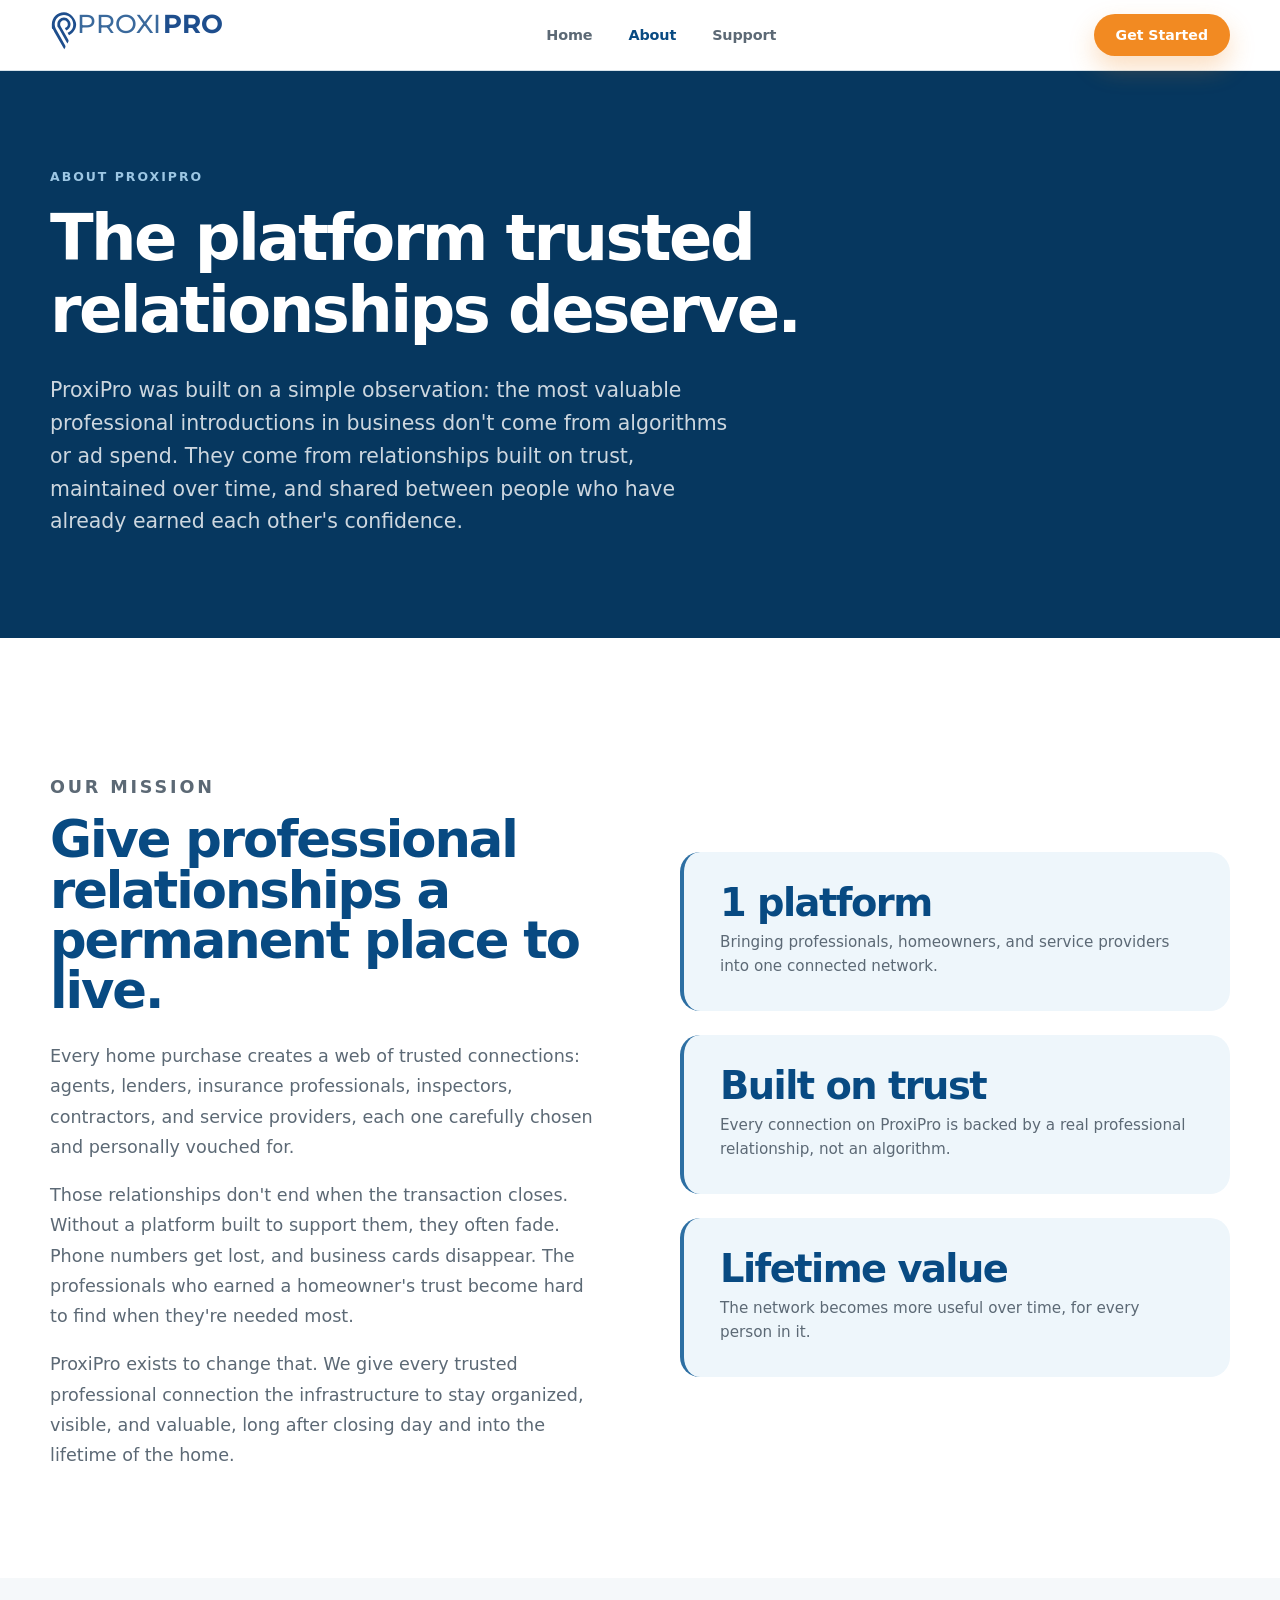
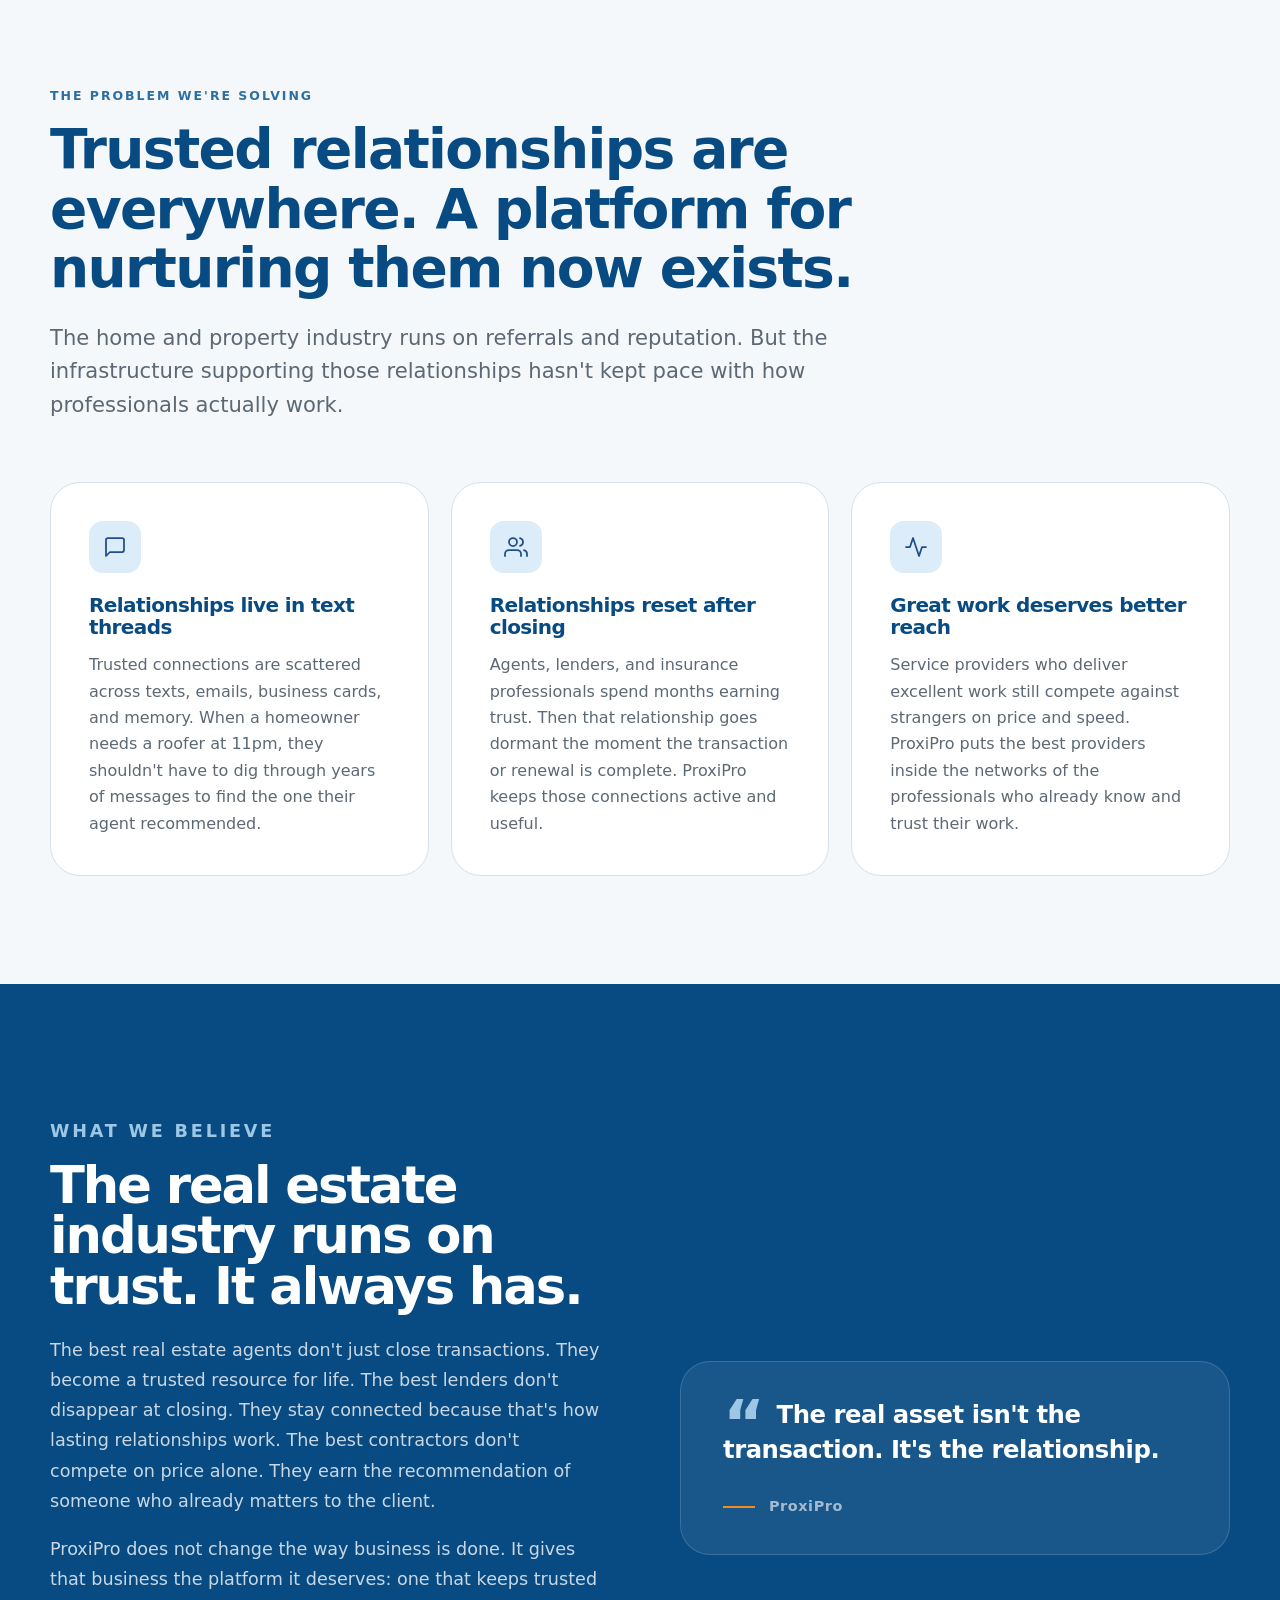
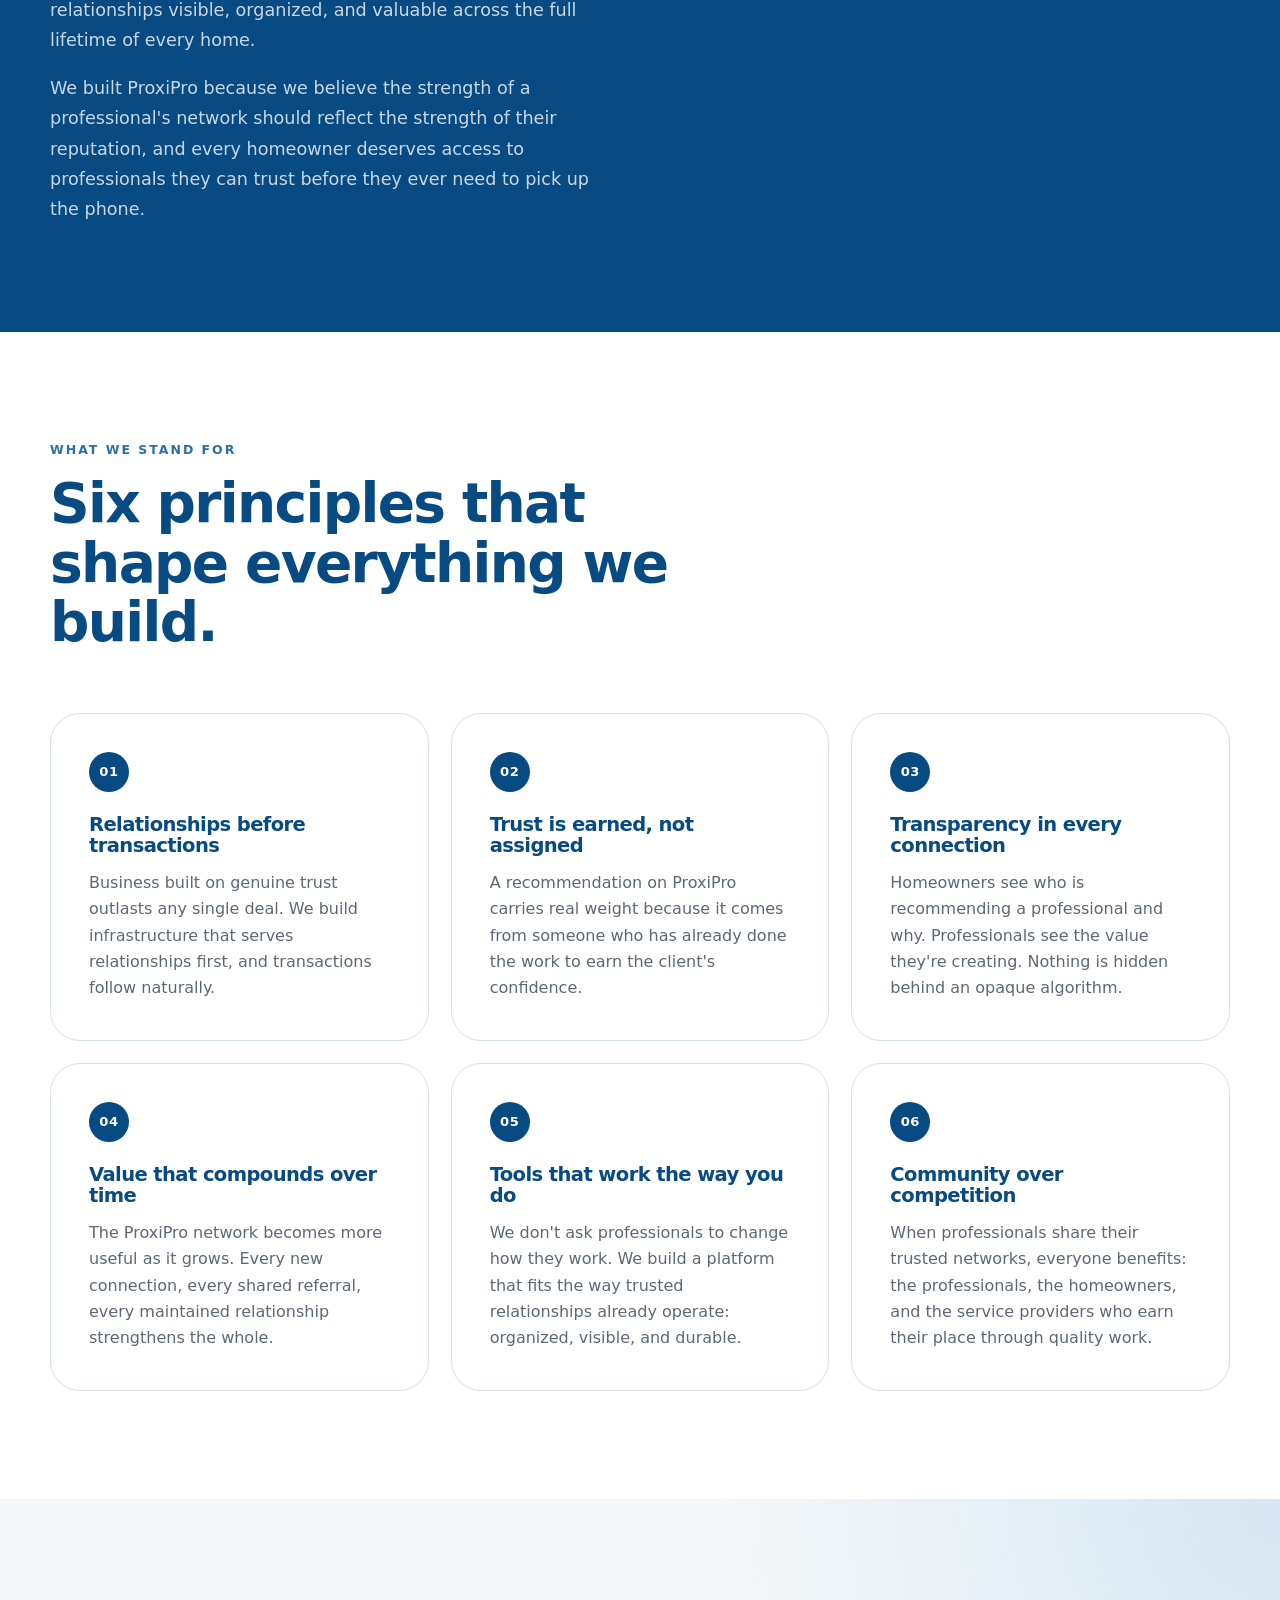
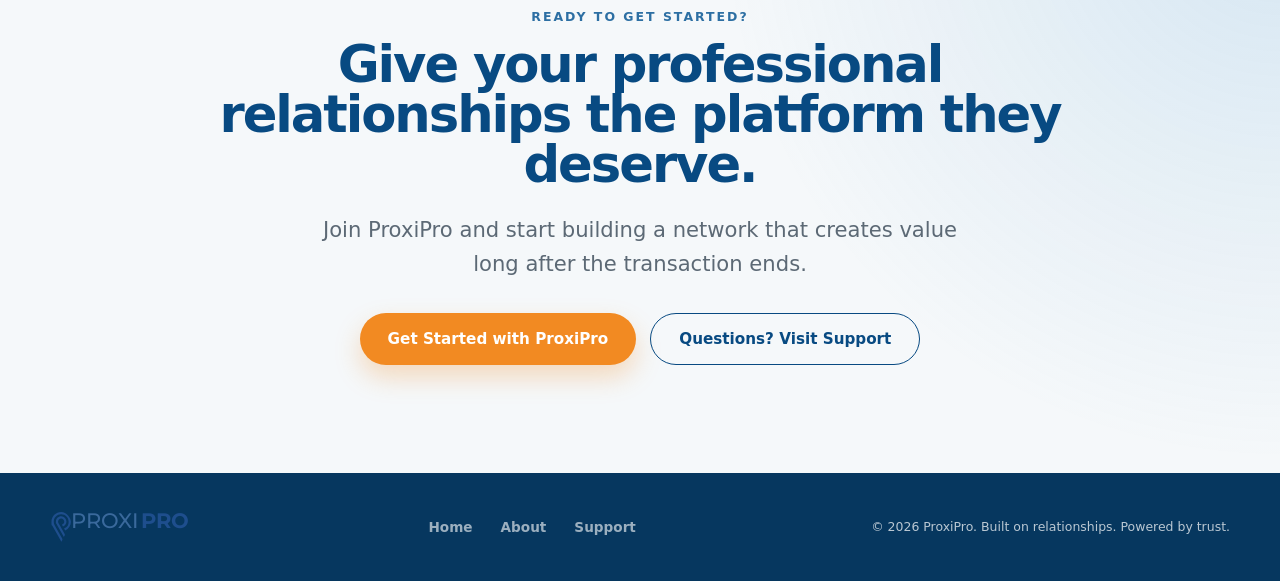
<file: about.html>
<!doctype html>
<html lang="en">
<head>
  <meta charset="utf-8">
  <meta name="viewport" content="width=device-width, initial-scale=1">
  <meta name="description" content="Learn about ProxiPro: who we are, why we built it, and what we believe about the way business grows through trusted relationships.">
  <title>About ProxiPro — Built on Relationships. Powered by Trust.</title>
  <link rel="stylesheet" href="styles.css">
  <style>
    /* ── About Hero ── */
    .about-hero {
      padding: 96px 0 100px;
      background: var(--navy-deep);
      color: #fff;
    }

    .about-hero .eyebrow { color: #9dc7e4; }

    .about-hero h1 {
      font-size: clamp(3rem, 5vw, 5.2rem);
      letter-spacing: -.04em;
      line-height: 1.12;
      max-width: 820px;
      margin-top: 16px;
    }

    .about-hero .lead {
      max-width: 680px;
      margin-top: 28px;
      color: rgba(255,255,255,.80);
      font-size: clamp(1.08rem, 1.7vw, 1.28rem);
    }

    /* ── Mission ── */
    .mission {
      padding: 108px 0;
      background: #fff;
    }

    .mission-grid {
      display: grid;
      grid-template-columns: 1fr 1fr;
      gap: 80px;
      align-items: center;
    }

    .mission-copy h2 {
      font-size: clamp(2.4rem, 4vw, 4rem);
      letter-spacing: -.04em;
      line-height: .98;
      color: var(--navy);
    }

    .mission-copy p {
      margin-top: 26px;
      color: var(--muted);
      font-size: 1.1rem;
      line-height: 1.72;
    }

    .mission-copy p + p { margin-top: 18px; }

    .mission-stats {
      display: grid;
      gap: 24px;
      padding-top: 12px;
    }

    .stat-card {
      padding: 32px 36px;
      border-radius: var(--radius-lg);
      background: var(--ice);
      border-left: 4px solid var(--blue);
    }

    .stat-card strong {
      display: block;
      font-size: clamp(2rem, 3vw, 2.8rem);
      font-weight: 900;
      letter-spacing: -.04em;
      color: var(--navy);
      line-height: 1;
    }

    .stat-card p {
      margin-top: 8px;
      color: var(--muted);
      font-size: 0.95rem;
    }

    /* ── Problem ── */
    .problem {
      padding: 108px 0;
      background: #f5f8fa;
    }

    .problem-heading {
      max-width: 860px;
      margin-bottom: 60px;
    }

    .problem-heading h2 {
      margin-top: 14px;
      color: var(--navy);
    }

    .problem-heading .lead { margin-top: 22px; }

    .problem-grid {
      display: grid;
      grid-template-columns: repeat(3, 1fr);
      gap: 22px;
    }

    .problem-card {
      padding: 38px;
      border-radius: var(--radius-xl);
      background: #fff;
      border: 1px solid var(--line);
    }

    .problem-icon {
      width: 52px;
      height: 52px;
      border-radius: 14px;
      background: var(--blue-soft);
      display: flex;
      align-items: center;
      justify-content: center;
      margin-bottom: 22px;
    }

    .problem-card h3 {
      font-size: 1.25rem;
      color: var(--navy);
    }

    .problem-card p {
      margin-top: 14px;
      color: var(--muted);
      font-size: 1rem;
      line-height: 1.65;
    }

    /* ── Story ── */
    .story {
      padding: 108px 0;
      background: var(--navy);
      color: #fff;
    }

    .story .eyebrow { color: #9dc7e4; }

    .story-grid {
      display: grid;
      grid-template-columns: 1fr 1fr;
      gap: 80px;
      align-items: center;
    }

    .story-copy h2 {
      font-size: clamp(2.4rem, 4vw, 4rem);
      letter-spacing: -.04em;
      line-height: .98;
      margin-top: 14px;
    }

    .story-copy p {
      margin-top: 24px;
      color: rgba(255,255,255,.78);
      font-size: 1.1rem;
      line-height: 1.72;
    }

    .story-copy p + p { margin-top: 18px; }

    .story-pullquote {
      padding: 36px 42px;
      border-radius: var(--radius-xl);
      background: rgba(255,255,255,.07);
      border: 1px solid rgba(255,255,255,.15);
    }

    .story-pullquote blockquote {
      margin: 0;
      font-size: clamp(1.2rem, 1.9vw, 1.55rem);
      font-weight: 700;
      line-height: 1.42;
      letter-spacing: -.02em;
      color: #fff;
    }

    .story-pullquote blockquote::before {
      content: "\201C";
      font-size: 4rem;
      line-height: 0;
      vertical-align: -1.4rem;
      color: #9dc7e4;
      margin-right: 4px;
    }

    .story-source {
      display: flex;
      align-items: center;
      gap: 14px;
      margin-top: 28px;
    }

    .story-source-line {
      width: 32px;
      height: 2px;
      background: var(--orange);
      flex-shrink: 0;
    }

    .story-source span {
      font-size: 0.9rem;
      font-weight: 700;
      color: rgba(255,255,255,.6);
      letter-spacing: .04em;
    }

    /* ── Values ── */
    .values {
      padding: 108px 0;
    }

    .values-heading {
      max-width: 700px;
      margin-bottom: 60px;
    }

    .values-heading h2 { margin-top: 14px; color: var(--navy); }

    .values-grid {
      display: grid;
      grid-template-columns: repeat(3, 1fr);
      gap: 22px;
    }

    .value-card {
      padding: 38px;
      border-radius: var(--radius-xl);
      border: 1px solid var(--line);
    }

    .value-number {
      display: inline-flex;
      align-items: center;
      justify-content: center;
      width: 40px;
      height: 40px;
      border-radius: 50%;
      background: var(--navy);
      color: #fff;
      font-size: 0.82rem;
      font-weight: 900;
      letter-spacing: .04em;
      margin-bottom: 22px;
    }

    .value-card h3 {
      font-size: 1.22rem;
      color: var(--navy);
    }

    .value-card p {
      margin-top: 14px;
      color: var(--muted);
      font-size: 1rem;
      line-height: 1.65;
    }

    /* ── Final CTA ── */
    .about-cta {
      padding: 108px 0;
      text-align: center;
      background:
        radial-gradient(circle at top right, rgba(73,149,205,.18), transparent 40%),
        #f5f8fa;
    }

    .about-cta h2 {
      max-width: 900px;
      margin-inline: auto;
      color: var(--navy);
      font-size: clamp(2.6rem, 4vw, 4rem);
      letter-spacing: -.04em;
      line-height: .98;
    }

    .about-cta .lead {
      max-width: 660px;
      margin: 24px auto 0;
    }

    .about-cta .hero-actions { justify-content: center; margin-top: 32px; }

    /* ── Responsive ── */
    @media (max-width: 860px) {
      .mission-grid { grid-template-columns: 1fr; gap: 50px; }
      .story-grid { grid-template-columns: 1fr; gap: 50px; }
      .problem-grid { grid-template-columns: 1fr; }
      .values-grid { grid-template-columns: 1fr 1fr; }
    }

    @media (max-width: 640px) {
      .about-hero { padding: 64px 0 72px; }
      .mission { padding: 64px 0; }
      .problem { padding: 64px 0; }
      .story { padding: 64px 0; }
      .values { padding: 64px 0; }
      .about-cta { padding: 64px 0; }
      .values-grid { grid-template-columns: 1fr; }
      .problem-card { padding: 28px; }
      .value-card { padding: 28px; }
    }
  </style>
  <link rel="preconnect" href="https://fonts.googleapis.com">
  <link rel="preconnect" href="https://fonts.gstatic.com" crossorigin>
  <link rel="stylesheet" href="https://fonts.googleapis.com/css2?family=Montserrat:wght@500;700&display=swap">
</head>

<body>

<nav class="nav">
  <div class="nav-inner">
    <a class="nav-logo" href="/">
      <svg viewBox="0 0 980 219.1" xmlns="http://www.w3.org/2000/svg" role="img" aria-label="ProxiPro" overflow="visible">
        <path fill="#1e4e8d" d="M31.9,97.1c0,0,0-.1,0-.2l-.5-.9h0c-3.6-7-5.6-14.9-5.6-23.2,0-28,22.8-50.8,50.8-50.8s50.8,22.8,50.8,50.8-13.8,38.4-31.3,46.4l8.1,14.1c24-14,39-34.2,39-60.5S113.2,6.3,76.5,6.3,10,36.2,10,72.9s2.4,20.1,6.6,28.9c0,.1.5.9,1.1,2.1.1.3.3.5.4.8,1.8,3.4,4.5,8.7,4.7,8.9l55.3,96.2,5.5-10.3c1.8-3.3,1.7-7.3-.2-10.5"/>
        <path fill="#1e4e8d" d="M81.1,92.9l7.6,13.4c14.1-4.9,23.9-18.2,23.9-34s-16.2-36.1-36.1-36.1-36.1,16.2-36.1,36.1,1.7,12.3,4.6,17.5h0s5.3,9.3,5.3,9.3l44.8,79.1,5.5-10.3c1.8-3.3,1.7-7.3-.2-10.5l-33.5-59-8.5-15.1s-.5-1-.5-1h0s0,0,0,0c-.2-.4-.5-.9-.7-1.3-1.2-2.6-1.8-5.5-1.8-8.6,0-11.6,9.5-21.1,21.1-21.1s21.1,9.5,21.1,21.1-6.8,18.7-16.5,20.6Z"/>
        <text font-size="144.7" transform="translate(146.7 119.3)"><tspan fill="#3a699c" font-family="Montserrat,Arial,sans-serif" font-weight="500" x="0" y="0">PROXI</tspan><tspan fill="#1e4e8d" font-family="Montserrat,Arial,sans-serif" font-weight="700" x="473.5" y="0">PRO</tspan></text>
      </svg>
    </a>
    <ul class="nav-links">
      <li><a href="/">Home</a></li>
      <li><a href="/about" class="active">About</a></li>
      <li><a href="/support">Support</a></li>
    </ul>
    <a class="button button-primary nav-cta" href="https://app.proxipro.com">Get Started</a>
    <button class="nav-toggle" aria-label="Open navigation menu" onclick="toggleNav()">
      <svg width="24" height="24" viewBox="0 0 24 24" fill="none" stroke="currentColor" stroke-width="2.5" stroke-linecap="round">
        <line x1="3" y1="6" x2="21" y2="6"/>
        <line x1="3" y1="12" x2="21" y2="12"/>
        <line x1="3" y1="18" x2="21" y2="18"/>
      </svg>
    </button>
  </div>
  <div class="nav-mobile" id="navMobile">
    <a href="/">Home</a>
    <a href="/about">About</a>
    <a href="/support">Support</a>
    <a class="button button-primary" href="https://app.proxipro.com">Get Started</a>
  </div>
</nav>

<main>

  <section class="about-hero">
    <div class="container">
      <p class="eyebrow">About ProxiPro</p>
      <h1>The platform trusted relationships deserve.</h1>
      <p class="lead">
        ProxiPro was built on a simple observation: the most valuable professional introductions in business don't come from algorithms or ad spend. They come from relationships built on trust, maintained over time, and shared between people who have already earned each other's confidence.
      </p>
    </div>
  </section>

  <section class="mission">
    <div class="container">
      <div class="mission-grid">
        <div class="mission-copy">
          <p class="eyebrow">Our Mission</p>
          <h2>Give professional relationships a permanent place to live.</h2>
          <p>
            Every home purchase creates a web of trusted connections: agents, lenders, insurance professionals, inspectors, contractors, and service providers, each one carefully chosen and personally vouched for.
          </p>
          <p>
            Those relationships don't end when the transaction closes. Without a platform built to support them, they often fade. Phone numbers get lost, and business cards disappear. The professionals who earned a homeowner's trust become hard to find when they're needed most.
          </p>
          <p>
            ProxiPro exists to change that. We give every trusted professional connection the infrastructure to stay organized, visible, and valuable, long after closing day and into the lifetime of the home.
          </p>
        </div>

        <div class="mission-stats">
          <div class="stat-card">
            <strong>1 platform</strong>
            <p>Bringing professionals, homeowners, and service providers into one connected network.</p>
          </div>
          <div class="stat-card">
            <strong>Built on trust</strong>
            <p>Every connection on ProxiPro is backed by a real professional relationship, not an algorithm.</p>
          </div>
          <div class="stat-card">
            <strong>Lifetime value</strong>
            <p>The network becomes more useful over time, for every person in it.</p>
          </div>
        </div>
      </div>
    </div>
  </section>

  <section class="problem">
    <div class="container">
      <div class="problem-heading">
        <p class="eyebrow">The Problem We're Solving</p>
        <h2>Trusted relationships are everywhere. A platform for nurturing them now exists.</h2>
        <p class="lead">
          The home and property industry runs on referrals and reputation. But the infrastructure supporting those relationships hasn't kept pace with how professionals actually work.
        </p>
      </div>

      <div class="problem-grid">
        <div class="problem-card">
          <div class="problem-icon">
            <svg width="24" height="24" viewBox="0 0 24 24" fill="none" stroke="#1e4e8d" stroke-width="1.75" stroke-linecap="round" stroke-linejoin="round"><path d="M21 15a2 2 0 0 1-2 2H7l-4 4V5a2 2 0 0 1 2-2h14a2 2 0 0 1 2 2z"/></svg>
          </div>
          <h3>Relationships live in text threads</h3>
          <p>
            Trusted connections are scattered across texts, emails, business cards, and memory. When a homeowner needs a roofer at 11pm, they shouldn't have to dig through years of messages to find the one their agent recommended.
          </p>
        </div>

        <div class="problem-card">
          <div class="problem-icon">
            <svg width="24" height="24" viewBox="0 0 24 24" fill="none" stroke="#1e4e8d" stroke-width="1.75" stroke-linecap="round" stroke-linejoin="round"><path d="M17 21v-2a4 4 0 0 0-4-4H5a4 4 0 0 0-4 4v2"/><circle cx="9" cy="7" r="4"/><path d="M23 21v-2a4 4 0 0 0-3-3.87"/><path d="M16 3.13a4 4 0 0 1 0 7.75"/></svg>
          </div>
          <h3>Relationships reset after closing</h3>
          <p>
            Agents, lenders, and insurance professionals spend months earning trust. Then that relationship goes dormant the moment the transaction or renewal is complete. ProxiPro keeps those connections active and useful.
          </p>
        </div>

        <div class="problem-card">
          <div class="problem-icon">
            <svg width="24" height="24" viewBox="0 0 24 24" fill="none" stroke="#1e4e8d" stroke-width="1.75" stroke-linecap="round" stroke-linejoin="round"><polyline points="22 12 18 12 15 21 9 3 6 12 2 12"/></svg>
          </div>
          <h3>Great work deserves better reach</h3>
          <p>
            Service providers who deliver excellent work still compete against strangers on price and speed. ProxiPro puts the best providers inside the networks of the professionals who already know and trust their work.
          </p>
        </div>
      </div>
    </div>
  </section>

  <section class="story">
    <div class="container">
      <div class="story-grid">
        <div class="story-copy">
          <p class="eyebrow">What We Believe</p>
          <h2>The real estate industry runs on trust. It always has.</h2>
          <p>
            The best real estate agents don't just close transactions. They become a trusted resource for life. The best lenders don't disappear at closing. They stay connected because that's how lasting relationships work. The best contractors don't compete on price alone. They earn the recommendation of someone who already matters to the client.
          </p>
          <p>
            ProxiPro does not change the way business is done. It gives that business the platform it deserves: one that keeps trusted relationships visible, organized, and valuable across the full lifetime of every home.
          </p>
          <p>
            We built ProxiPro because we believe the strength of a professional's network should reflect the strength of their reputation, and every homeowner deserves access to professionals they can trust before they ever need to pick up the phone.
          </p>
        </div>

        <div class="story-pullquote">
          <blockquote>
            The real asset isn't the transaction. It's the relationship.
          </blockquote>
          <div class="story-source">
            <div class="story-source-line"></div>
            <span>ProxiPro</span>
          </div>
        </div>
      </div>
    </div>
  </section>

  <section class="values">
    <div class="container">
      <div class="values-heading">
        <p class="eyebrow">What We Stand For</p>
        <h2>Six principles that shape everything we build.</h2>
      </div>

      <div class="values-grid">
        <div class="value-card">
          <div class="value-number">01</div>
          <h3>Relationships before transactions</h3>
          <p>Business built on genuine trust outlasts any single deal. We build infrastructure that serves relationships first, and transactions follow naturally.</p>
        </div>

        <div class="value-card">
          <div class="value-number">02</div>
          <h3>Trust is earned, not assigned</h3>
          <p>A recommendation on ProxiPro carries real weight because it comes from someone who has already done the work to earn the client's confidence.</p>
        </div>

        <div class="value-card">
          <div class="value-number">03</div>
          <h3>Transparency in every connection</h3>
          <p>Homeowners see who is recommending a professional and why. Professionals see the value they're creating. Nothing is hidden behind an opaque algorithm.</p>
        </div>

        <div class="value-card">
          <div class="value-number">04</div>
          <h3>Value that compounds over time</h3>
          <p>The ProxiPro network becomes more useful as it grows. Every new connection, every shared referral, every maintained relationship strengthens the whole.</p>
        </div>

        <div class="value-card">
          <div class="value-number">05</div>
          <h3>Tools that work the way you do</h3>
          <p>We don't ask professionals to change how they work. We build a platform that fits the way trusted relationships already operate: organized, visible, and durable.</p>
        </div>

        <div class="value-card">
          <div class="value-number">06</div>
          <h3>Community over competition</h3>
          <p>When professionals share their trusted networks, everyone benefits: the professionals, the homeowners, and the service providers who earn their place through quality work.</p>
        </div>
      </div>
    </div>
  </section>

  <section class="about-cta">
    <div class="container">
      <p class="eyebrow">Ready to get started?</p>
      <h2>Give your professional relationships the platform they deserve.</h2>
      <p class="lead">
        Join ProxiPro and start building a network that creates value long after the transaction ends.
      </p>
      <div class="hero-actions">
        <a class="button button-primary" href="https://app.proxipro.com">Get Started with ProxiPro</a>
        <a class="button button-ghost" href="/support">Questions? Visit Support</a>
      </div>
    </div>
  </section>

</main>

<footer class="footer">
  <div class="container footer-inner">
    <svg class="footer-logo-svg" viewBox="0 0 980 219.1" xmlns="http://www.w3.org/2000/svg" role="img" aria-label="ProxiPro" overflow="visible">
      <path fill="#1e4e8d" d="M31.9,97.1c0,0,0-.1,0-.2l-.5-.9h0c-3.6-7-5.6-14.9-5.6-23.2,0-28,22.8-50.8,50.8-50.8s50.8,22.8,50.8,50.8-13.8,38.4-31.3,46.4l8.1,14.1c24-14,39-34.2,39-60.5S113.2,6.3,76.5,6.3,10,36.2,10,72.9s2.4,20.1,6.6,28.9c0,.1.5.9,1.1,2.1.1.3.3.5.4.8,1.8,3.4,4.5,8.7,4.7,8.9l55.3,96.2,5.5-10.3c1.8-3.3,1.7-7.3-.2-10.5"/>
      <path fill="#1e4e8d" d="M81.1,92.9l7.6,13.4c14.1-4.9,23.9-18.2,23.9-34s-16.2-36.1-36.1-36.1-36.1,16.2-36.1,36.1,1.7,12.3,4.6,17.5h0s5.3,9.3,5.3,9.3l44.8,79.1,5.5-10.3c1.8-3.3,1.7-7.3-.2-10.5l-33.5-59-8.5-15.1s-.5-1-.5-1h0s0,0,0,0c-.2-.4-.5-.9-.7-1.3-1.2-2.6-1.8-5.5-1.8-8.6,0-11.6,9.5-21.1,21.1-21.1s21.1,9.5,21.1,21.1-6.8,18.7-16.5,20.6Z"/>
      <text font-size="144.7" transform="translate(146.7 119.3)"><tspan fill="#3a699c" font-family="Montserrat,Arial,sans-serif" font-weight="500" x="0" y="0">PROXI</tspan><tspan fill="#1e4e8d" font-family="Montserrat,Arial,sans-serif" font-weight="700" x="473.5" y="0">PRO</tspan></text>
    </svg>
    <ul class="footer-links">
      <li><a href="/">Home</a></li>
      <li><a href="/about">About</a></li>
      <li><a href="/support">Support</a></li>
    </ul>
    <small>© 2026 ProxiPro. Built on relationships. Powered by trust.</small>
  </div>
</footer>

<script>
  function toggleNav() {
    document.getElementById('navMobile').classList.toggle('open');
  }
</script>

</body>
</html>
</file>
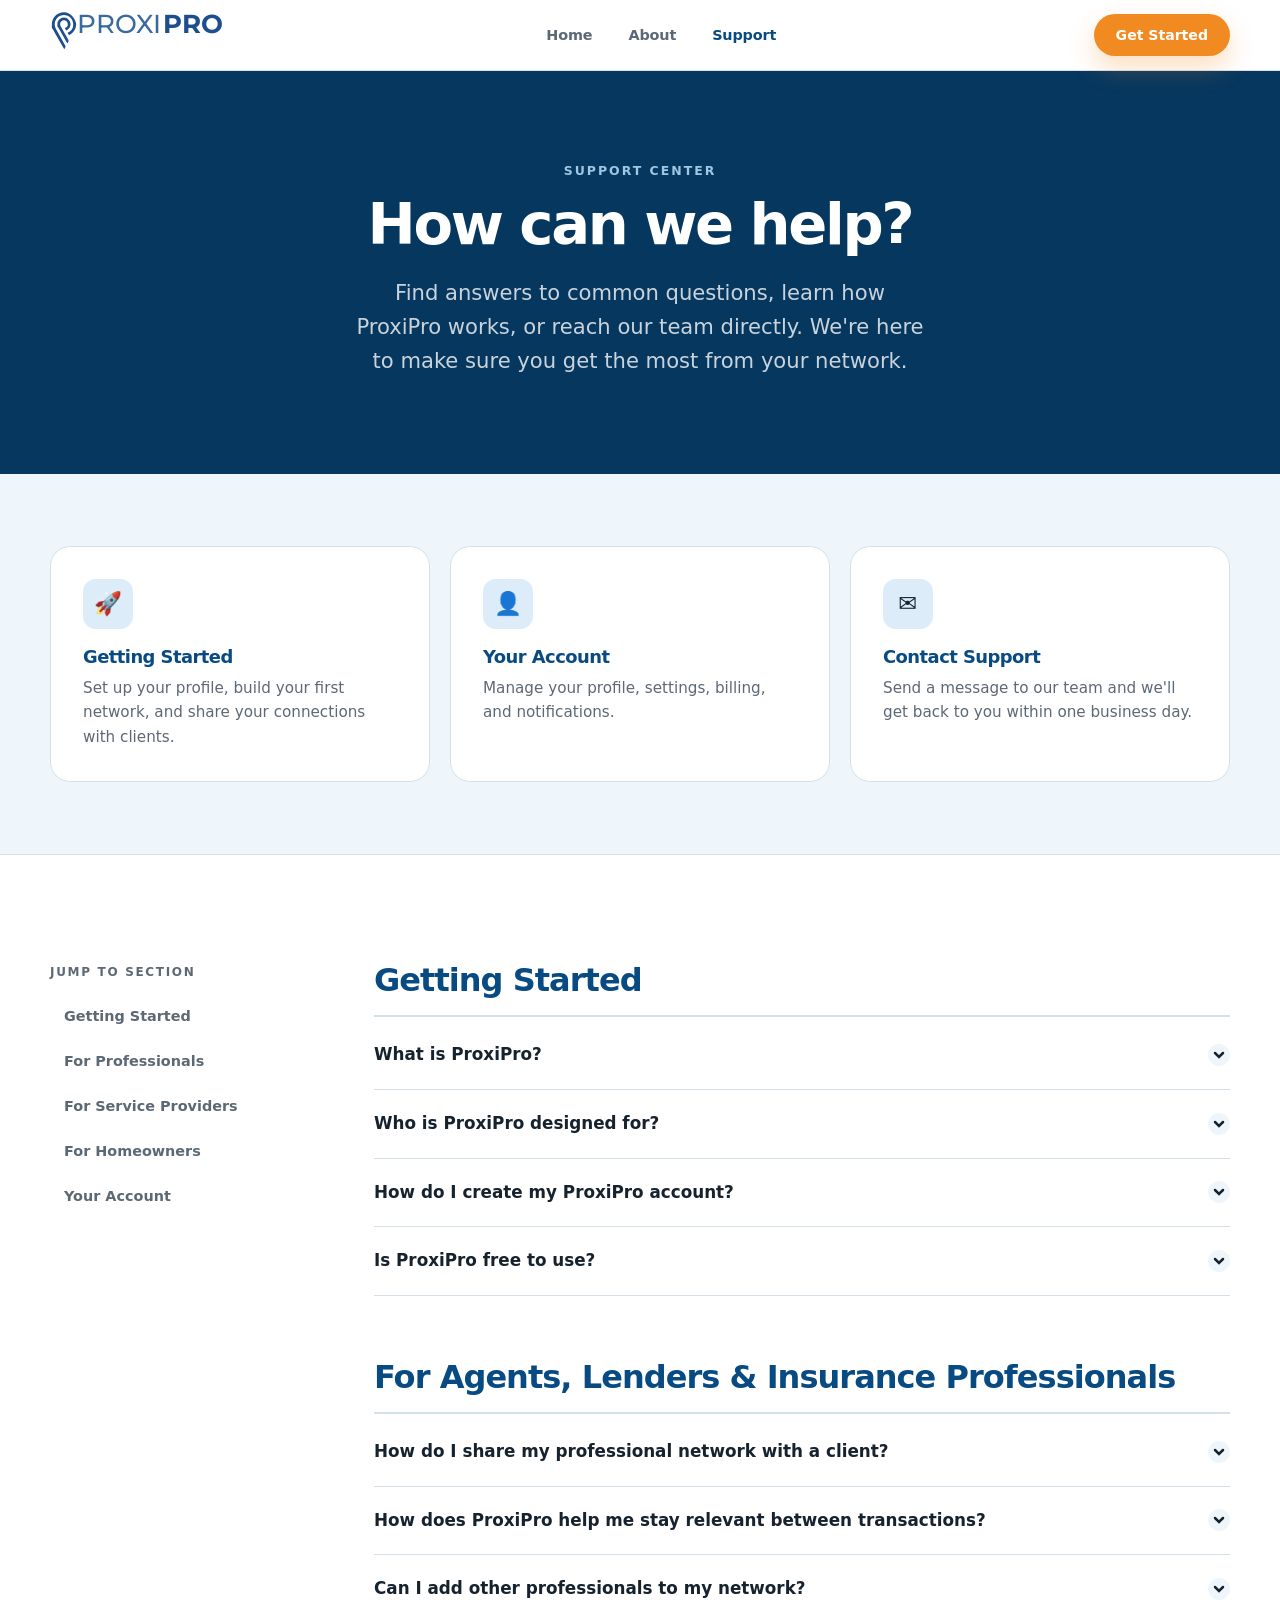
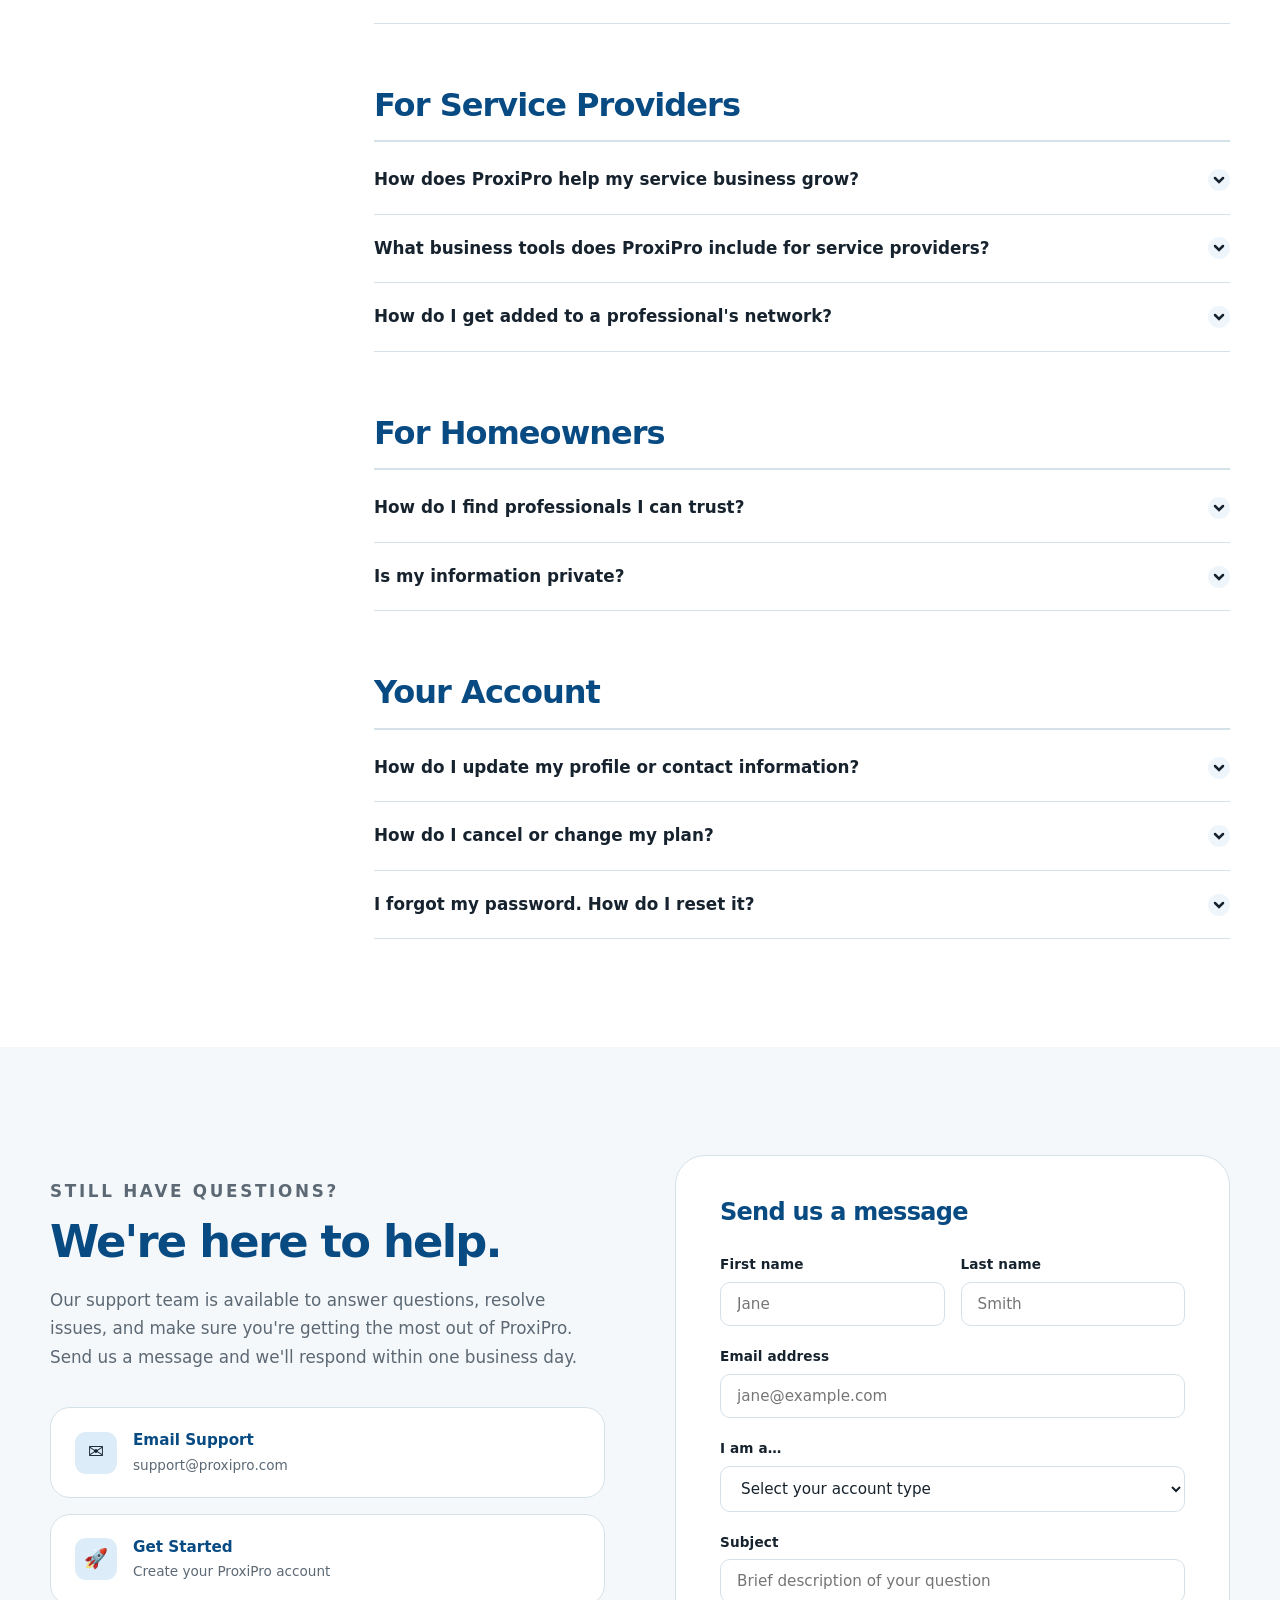
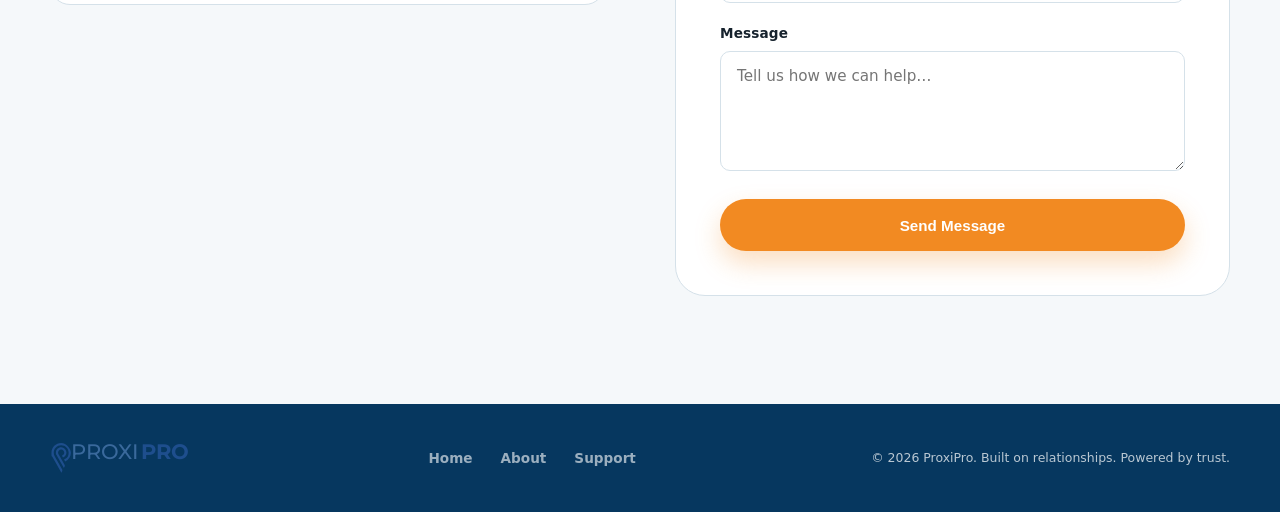
<file: support.html>
<!doctype html>
<html lang="en">
<head>
  <meta charset="utf-8">
  <meta name="viewport" content="width=device-width, initial-scale=1">
  <meta name="description" content="ProxiPro support: get answers to common questions, learn how the platform works, or reach our team directly.">
  <title>Support — ProxiPro</title>
  <link rel="stylesheet" href="styles.css">
  <style>
    /* ── Support Hero ── */
    .support-hero {
      padding: 90px 0 96px;
      background: var(--navy-deep);
      color: #fff;
      text-align: center;
    }

    .support-hero .eyebrow { color: #9dc7e4; }

    .support-hero h1 {
      font-size: clamp(2.8rem, 4.5vw, 4.8rem);
      letter-spacing: -.04em;
      line-height: .96;
      max-width: 760px;
      margin: 16px auto 0;
    }

    .support-hero .lead {
      max-width: 580px;
      margin: 24px auto 0;
      color: rgba(255,255,255,.78);
    }

    /* ── Quick links ── */
    .quick-links {
      padding: 72px 0;
      background: var(--ice);
      border-bottom: 1px solid var(--line);
    }

    .quick-grid {
      display: grid;
      grid-template-columns: repeat(3, 1fr);
      gap: 20px;
    }

    .quick-card {
      display: flex;
      flex-direction: column;
      align-items: flex-start;
      padding: 32px;
      background: #fff;
      border: 1px solid var(--line);
      border-radius: var(--radius-lg);
      cursor: pointer;
      transition: box-shadow 0.2s, transform 0.2s;
      text-decoration: none;
      color: inherit;
    }

    .quick-card:hover {
      box-shadow: var(--shadow);
      transform: translateY(-3px);
    }

    .quick-icon {
      width: 50px;
      height: 50px;
      border-radius: 13px;
      background: var(--blue-soft);
      display: flex;
      align-items: center;
      justify-content: center;
      font-size: 1.4rem;
      margin-bottom: 18px;
      flex-shrink: 0;
    }

    .quick-card h3 {
      font-size: 1.12rem;
      color: var(--navy);
      margin-bottom: 10px;
    }

    .quick-card p {
      color: var(--muted);
      font-size: 0.95rem;
      line-height: 1.6;
    }

    /* ── FAQ ── */
    .faq {
      padding: 108px 0;
    }

    .faq-layout {
      display: grid;
      grid-template-columns: 260px 1fr;
      gap: 64px;
      align-items: start;
    }

    .faq-nav {
      position: sticky;
      top: 90px;
    }

    .faq-nav-label {
      font-size: 0.75rem;
      font-weight: 800;
      letter-spacing: .14em;
      text-transform: uppercase;
      color: var(--muted);
      margin-bottom: 14px;
    }

    .faq-nav ul {
      list-style: none;
      margin: 0;
      padding: 0;
      display: grid;
      gap: 4px;
    }

    .faq-nav a {
      display: block;
      padding: 9px 14px;
      border-radius: 10px;
      font-weight: 700;
      font-size: 0.9rem;
      color: var(--muted);
      transition: background 0.15s, color 0.15s;
    }

    .faq-nav a:hover,
    .faq-nav a.active {
      background: var(--ice);
      color: var(--navy);
    }

    .faq-sections { display: grid; gap: 64px; }

    .faq-group h2 {
      font-size: clamp(1.6rem, 2.5vw, 2.2rem);
      color: var(--navy);
      padding-bottom: 18px;
      border-bottom: 2px solid var(--line);
      margin-bottom: 0;
    }

    .faq-list { display: grid; gap: 0; margin-top: 4px; }

    .faq-item {
      border-bottom: 1px solid var(--line);
    }

    .faq-question {
      display: flex;
      align-items: center;
      justify-content: space-between;
      gap: 16px;
      width: 100%;
      padding: 22px 0;
      background: none;
      border: none;
      cursor: pointer;
      text-align: left;
      font-family: inherit;
      font-size: 1.05rem;
      font-weight: 700;
      color: var(--ink);
      line-height: 1.4;
    }

    .faq-question:hover { color: var(--navy); }

    .faq-chevron {
      flex-shrink: 0;
      width: 22px;
      height: 22px;
      border-radius: 50%;
      background: var(--ice);
      display: flex;
      align-items: center;
      justify-content: center;
      transition: transform 0.2s, background 0.2s;
    }

    .faq-item.open .faq-chevron {
      transform: rotate(180deg);
      background: var(--blue-soft);
    }

    .faq-answer {
      display: none;
      padding: 0 0 22px;
      color: var(--muted);
      font-size: 1rem;
      line-height: 1.72;
      max-width: 720px;
    }

    .faq-answer p + p { margin-top: 14px; }

    .faq-item.open .faq-answer { display: block; }

    /* ── Contact ── */
    .contact {
      padding: 108px 0;
      background: #f5f8fa;
    }

    .contact-grid {
      display: grid;
      grid-template-columns: 1fr 1fr;
      gap: 70px;
      align-items: start;
    }

    .contact-copy h2 {
      font-size: clamp(2.2rem, 3.5vw, 3.5rem);
      letter-spacing: -.04em;
      line-height: .98;
      color: var(--navy);
      margin-top: 14px;
    }

    .contact-copy p {
      margin-top: 22px;
      color: var(--muted);
      font-size: 1.05rem;
      line-height: 1.7;
    }

    .contact-options {
      display: grid;
      gap: 16px;
      margin-top: 36px;
    }

    .contact-option {
      display: flex;
      align-items: center;
      gap: 16px;
      padding: 20px 24px;
      background: #fff;
      border: 1px solid var(--line);
      border-radius: var(--radius-lg);
      color: var(--ink);
      font-weight: 700;
      font-size: 0.95rem;
      text-decoration: none;
      transition: border-color 0.15s, box-shadow 0.15s;
    }

    .contact-option:hover {
      border-color: var(--blue);
      box-shadow: 0 6px 20px rgba(8,74,130,.10);
    }

    .contact-option-icon {
      width: 42px;
      height: 42px;
      border-radius: 11px;
      background: var(--blue-soft);
      display: flex;
      align-items: center;
      justify-content: center;
      font-size: 1.2rem;
      flex-shrink: 0;
    }

    .contact-option-text strong {
      display: block;
      color: var(--navy);
    }

    .contact-option-text span {
      font-size: 0.85rem;
      font-weight: 500;
      color: var(--muted);
    }

    /* ── Contact Form ── */
    .contact-form {
      background: #fff;
      border: 1px solid var(--line);
      border-radius: var(--radius-xl);
      padding: 44px;
    }

    .contact-form h3 {
      font-size: 1.5rem;
      color: var(--navy);
      margin-bottom: 28px;
    }

    .form-group {
      display: grid;
      gap: 6px;
      margin-bottom: 20px;
    }

    .form-row {
      display: grid;
      grid-template-columns: 1fr 1fr;
      gap: 16px;
    }

    label {
      font-size: 0.85rem;
      font-weight: 700;
      color: var(--ink);
      letter-spacing: .01em;
    }

    input, select, textarea {
      width: 100%;
      padding: 12px 16px;
      border: 1.5px solid var(--line);
      border-radius: 10px;
      font-family: inherit;
      font-size: 0.95rem;
      color: var(--ink);
      background: #fff;
      transition: border-color 0.15s;
      outline: none;
    }

    input:focus, select:focus, textarea:focus {
      border-color: var(--blue);
      box-shadow: 0 0 0 3px rgba(45,111,163,.12);
    }

    textarea {
      resize: vertical;
      min-height: 120px;
      line-height: 1.6;
    }

    select { cursor: pointer; }

    .form-submit {
      width: 100%;
      margin-top: 8px;
      justify-content: center;
    }

    /* ── Responsive ── */
    @media (max-width: 900px) {
      .faq-layout { grid-template-columns: 1fr; }
      .faq-nav { position: static; }
      .contact-grid { grid-template-columns: 1fr; gap: 48px; }
    }

    @media (max-width: 640px) {
      .support-hero { padding: 60px 0 72px; }
      .quick-links { padding: 48px 0; }
      .quick-grid { grid-template-columns: 1fr; }
      .faq { padding: 64px 0; }
      .contact { padding: 64px 0; }
      .contact-form { padding: 28px; }
      .form-row { grid-template-columns: 1fr; }
    }
  </style>
  <link rel="preconnect" href="https://fonts.googleapis.com">
  <link rel="preconnect" href="https://fonts.gstatic.com" crossorigin>
  <link rel="stylesheet" href="https://fonts.googleapis.com/css2?family=Montserrat:wght@500;700&display=swap">
</head>

<body>

<nav class="nav">
  <div class="nav-inner">
    <a class="nav-logo" href="/">
      <svg viewBox="0 0 980 219.1" xmlns="http://www.w3.org/2000/svg" role="img" aria-label="ProxiPro" overflow="visible">
        <path fill="#1e4e8d" d="M31.9,97.1c0,0,0-.1,0-.2l-.5-.9h0c-3.6-7-5.6-14.9-5.6-23.2,0-28,22.8-50.8,50.8-50.8s50.8,22.8,50.8,50.8-13.8,38.4-31.3,46.4l8.1,14.1c24-14,39-34.2,39-60.5S113.2,6.3,76.5,6.3,10,36.2,10,72.9s2.4,20.1,6.6,28.9c0,.1.5.9,1.1,2.1.1.3.3.5.4.8,1.8,3.4,4.5,8.7,4.7,8.9l55.3,96.2,5.5-10.3c1.8-3.3,1.7-7.3-.2-10.5"/>
        <path fill="#1e4e8d" d="M81.1,92.9l7.6,13.4c14.1-4.9,23.9-18.2,23.9-34s-16.2-36.1-36.1-36.1-36.1,16.2-36.1,36.1,1.7,12.3,4.6,17.5h0s5.3,9.3,5.3,9.3l44.8,79.1,5.5-10.3c1.8-3.3,1.7-7.3-.2-10.5l-33.5-59-8.5-15.1s-.5-1-.5-1h0s0,0,0,0c-.2-.4-.5-.9-.7-1.3-1.2-2.6-1.8-5.5-1.8-8.6,0-11.6,9.5-21.1,21.1-21.1s21.1,9.5,21.1,21.1-6.8,18.7-16.5,20.6Z"/>
        <text font-size="144.7" transform="translate(146.7 119.3)"><tspan fill="#3a699c" font-family="Montserrat,Arial,sans-serif" font-weight="500" x="0" y="0">PROXI</tspan><tspan fill="#1e4e8d" font-family="Montserrat,Arial,sans-serif" font-weight="700" x="473.5" y="0">PRO</tspan></text>
      </svg>
    </a>
    <ul class="nav-links">
      <li><a href="/">Home</a></li>
      <li><a href="/about">About</a></li>
      <li><a href="/support" class="active">Support</a></li>
    </ul>
    <a class="button button-primary nav-cta" href="https://app.proxipro.com">Get Started</a>
    <button class="nav-toggle" aria-label="Open navigation menu" onclick="toggleNav()">
      <svg width="24" height="24" viewBox="0 0 24 24" fill="none" stroke="currentColor" stroke-width="2.5" stroke-linecap="round">
        <line x1="3" y1="6" x2="21" y2="6"/>
        <line x1="3" y1="12" x2="21" y2="12"/>
        <line x1="3" y1="18" x2="21" y2="18"/>
      </svg>
    </button>
  </div>
  <div class="nav-mobile" id="navMobile">
    <a href="/">Home</a>
    <a href="/about">About</a>
    <a href="/support">Support</a>
    <a class="button button-primary" href="https://app.proxipro.com">Get Started</a>
  </div>
</nav>

<main>

  <section class="support-hero">
    <div class="container">
      <p class="eyebrow">Support Center</p>
      <h1>How can we help?</h1>
      <p class="lead">Find answers to common questions, learn how ProxiPro works, or reach our team directly. We're here to make sure you get the most from your network.</p>
    </div>
  </section>

  <section class="quick-links">
    <div class="container">
      <div class="quick-grid">
        <a class="quick-card" href="#getting-started">
          <div class="quick-icon">🚀</div>
          <h3>Getting Started</h3>
          <p>Set up your profile, build your first network, and share your connections with clients.</p>
        </a>
        <a class="quick-card" href="#your-account">
          <div class="quick-icon">👤</div>
          <h3>Your Account</h3>
          <p>Manage your profile, settings, billing, and notifications.</p>
        </a>
        <a class="quick-card" href="#contact-us">
          <div class="quick-icon">✉️</div>
          <h3>Contact Support</h3>
          <p>Send a message to our team and we'll get back to you within one business day.</p>
        </a>
      </div>
    </div>
  </section>

  <section class="faq">
    <div class="container">
      <div class="faq-layout">

        <nav class="faq-nav">
          <div class="faq-nav-label">Jump to section</div>
          <ul>
            <li><a href="#getting-started">Getting Started</a></li>
            <li><a href="#for-professionals">For Professionals</a></li>
            <li><a href="#for-service-providers">For Service Providers</a></li>
            <li><a href="#for-homeowners">For Homeowners</a></li>
            <li><a href="#your-account">Your Account</a></li>
          </ul>
        </nav>

        <div class="faq-sections">

          <div class="faq-group" id="getting-started">
            <h2>Getting Started</h2>
            <div class="faq-list">
              <div class="faq-item">
                <button class="faq-question" onclick="toggleFaq(this)">
                  What is ProxiPro?
                  <span class="faq-chevron">
                    <svg width="12" height="12" viewBox="0 0 12 12" fill="none" stroke="currentColor" stroke-width="2.5" stroke-linecap="round"><polyline points="2,4 6,8 10,4"/></svg>
                  </span>
                </button>
                <div class="faq-answer">
                  <p>ProxiPro is a platform that gives trusted professional relationships in real estate and home services a permanent place to live. It connects real estate agents, lenders, insurance professionals, service providers, and homeowners through the referral networks they've already built: organized, visible, and easy to share.</p>
                  <p>Instead of letting trusted connections fade after closing day, ProxiPro keeps them useful and accessible throughout the lifetime of every home.</p>
                </div>
              </div>

              <div class="faq-item">
                <button class="faq-question" onclick="toggleFaq(this)">
                  Who is ProxiPro designed for?
                  <span class="faq-chevron">
                    <svg width="12" height="12" viewBox="0 0 12 12" fill="none" stroke="currentColor" stroke-width="2.5" stroke-linecap="round"><polyline points="2,4 6,8 10,4"/></svg>
                  </span>
                </button>
                <div class="faq-answer">
                  <p>ProxiPro serves three groups within the home and property ecosystem:</p>
                  <p><strong>Professionals:</strong> Real estate agents, lenders, and insurance professionals who want to stay connected to clients between transactions and share their trusted networks.</p>
                  <p><strong>Service providers:</strong> Contractors, plumbers, electricians, roofers, landscapers, and other home service businesses that want to grow through trusted referrals rather than competing with strangers.</p>
                  <p><strong>Homeowners:</strong> People who want to find trusted professionals through the relationships they already have, instead of relying on anonymous reviews or guesswork.</p>
                </div>
              </div>

              <div class="faq-item">
                <button class="faq-question" onclick="toggleFaq(this)">
                  How do I create my ProxiPro account?
                  <span class="faq-chevron">
                    <svg width="12" height="12" viewBox="0 0 12 12" fill="none" stroke="currentColor" stroke-width="2.5" stroke-linecap="round"><polyline points="2,4 6,8 10,4"/></svg>
                  </span>
                </button>
                <div class="faq-answer">
                  <p>Visit the Get Started page and select the account type that fits your role: professional, service provider, or homeowner. You'll complete your profile, add your contact information, and begin building your network. The setup process takes about 10 minutes for most users.</p>
                </div>
              </div>

              <div class="faq-item">
                <button class="faq-question" onclick="toggleFaq(this)">
                  Is ProxiPro free to use?
                  <span class="faq-chevron">
                    <svg width="12" height="12" viewBox="0 0 12 12" fill="none" stroke="currentColor" stroke-width="2.5" stroke-linecap="round"><polyline points="2,4 6,8 10,4"/></svg>
                  </span>
                </button>
                <div class="faq-answer">
                  <p>ProxiPro offers account options for each type of user. Homeowners can access their trusted networks at no cost. Professional and service provider accounts include a range of features with plans to match different levels of use. Visit the Get Started page to see current pricing and what's included in each plan.</p>
                </div>
              </div>
            </div>
          </div>

          <div class="faq-group" id="for-professionals">
            <h2>For Agents, Lenders &amp; Insurance Professionals</h2>
            <div class="faq-list">
              <div class="faq-item">
                <button class="faq-question" onclick="toggleFaq(this)">
                  How do I share my professional network with a client?
                  <span class="faq-chevron">
                    <svg width="12" height="12" viewBox="0 0 12 12" fill="none" stroke="currentColor" stroke-width="2.5" stroke-linecap="round"><polyline points="2,4 6,8 10,4"/></svg>
                  </span>
                </button>
                <div class="faq-answer">
                  <p>Once your network is built in ProxiPro, you can share your full trusted professional network with any client in a single step, via a link, email, or directly through the platform. Clients receive an organized view of every professional you recommend, organized by category, so they can find the right person when they need one without having to ask you every time.</p>
                </div>
              </div>

              <div class="faq-item">
                <button class="faq-question" onclick="toggleFaq(this)">
                  How does ProxiPro help me stay relevant between transactions?
                  <span class="faq-chevron">
                    <svg width="12" height="12" viewBox="0 0 12 12" fill="none" stroke="currentColor" stroke-width="2.5" stroke-linecap="round"><polyline points="2,4 6,8 10,4"/></svg>
                  </span>
                </button>
                <div class="faq-answer">
                  <p>ProxiPro keeps your professional profile visible to clients throughout the lifetime of their home. When a client needs a roofer two years after closing, they open ProxiPro and find your recommended roofer, which keeps your name and your network top of mind, even when no transaction is active.</p>
                  <p>It's the difference between being someone a client remembers fondly and being the professional they actively rely on long after the deal is done.</p>
                </div>
              </div>

              <div class="faq-item">
                <button class="faq-question" onclick="toggleFaq(this)">
                  Can I add other professionals to my network?
                  <span class="faq-chevron">
                    <svg width="12" height="12" viewBox="0 0 12 12" fill="none" stroke="currentColor" stroke-width="2.5" stroke-linecap="round"><polyline points="2,4 6,8 10,4"/></svg>
                  </span>
                </button>
                <div class="faq-answer">
                  <p>Yes. Your ProxiPro network is yours to build. You can add any professional you trust and recommend, including lenders, insurance professionals, contractors, attorneys, inspectors, and more. When clients access your network, they see every professional you've personally added and endorsed.</p>
                </div>
              </div>
            </div>
          </div>

          <div class="faq-group" id="for-service-providers">
            <h2>For Service Providers</h2>
            <div class="faq-list">
              <div class="faq-item">
                <button class="faq-question" onclick="toggleFaq(this)">
                  How does ProxiPro help my service business grow?
                  <span class="faq-chevron">
                    <svg width="12" height="12" viewBox="0 0 12 12" fill="none" stroke="currentColor" stroke-width="2.5" stroke-linecap="round"><polyline points="2,4 6,8 10,4"/></svg>
                  </span>
                </button>
                <div class="faq-answer">
                  <p>ProxiPro puts your business inside the referral networks of the real estate agents, lenders, and insurance professionals who already trust your work. When they share their network with a homeowner, your business is there, not as a cold listing, but as a trusted recommendation from someone the homeowner already knows.</p>
                  <p>That's a fundamentally different kind of introduction than competing on a lead platform. It comes with built-in credibility before you've said a word.</p>
                </div>
              </div>

              <div class="faq-item">
                <button class="faq-question" onclick="toggleFaq(this)">
                  What business tools does ProxiPro include for service providers?
                  <span class="faq-chevron">
                    <svg width="12" height="12" viewBox="0 0 12 12" fill="none" stroke="currentColor" stroke-width="2.5" stroke-linecap="round"><polyline points="2,4 6,8 10,4"/></svg>
                  </span>
                </button>
                <div class="faq-answer">
                  <p>Service provider accounts include tools for managing the day-to-day operations of your business alongside your ProxiPro network. This includes estimates, invoices, team management, forms, client communication, and payments, all in one platform so you're not juggling multiple tools to run your business.</p>
                </div>
              </div>

              <div class="faq-item">
                <button class="faq-question" onclick="toggleFaq(this)">
                  How do I get added to a professional's network?
                  <span class="faq-chevron">
                    <svg width="12" height="12" viewBox="0 0 12 12" fill="none" stroke="currentColor" stroke-width="2.5" stroke-linecap="round"><polyline points="2,4 6,8 10,4"/></svg>
                  </span>
                </button>
                <div class="faq-answer">
                  <p>Networks on ProxiPro are built on existing relationships. If an agent, lender, or insurance professional already knows and trusts your work, they can add you to their network directly. Creating a complete, professional ProxiPro profile makes it easier for the professionals you already work with to find you and add you, and gives them something polished to share with their clients.</p>
                </div>
              </div>
            </div>
          </div>

          <div class="faq-group" id="for-homeowners">
            <h2>For Homeowners</h2>
            <div class="faq-list">
              <div class="faq-item">
                <button class="faq-question" onclick="toggleFaq(this)">
                  How do I find professionals I can trust?
                  <span class="faq-chevron">
                    <svg width="12" height="12" viewBox="0 0 12 12" fill="none" stroke="currentColor" stroke-width="2.5" stroke-linecap="round"><polyline points="2,4 6,8 10,4"/></svg>
                  </span>
                </button>
                <div class="faq-answer">
                  <p>When you access ProxiPro through a professional you already trust (your real estate agent, lender, or insurance professional), you'll see their complete recommended network organized by category. Every person in that network was personally added by someone who already has your trust, which changes the nature of the introduction entirely.</p>
                  <p>You can browse by category, explore individual profiles, and contact the right professional directly, with no anonymous reviews and no guesswork.</p>
                </div>
              </div>

              <div class="faq-item">
                <button class="faq-question" onclick="toggleFaq(this)">
                  Is my information private?
                  <span class="faq-chevron">
                    <svg width="12" height="12" viewBox="0 0 12 12" fill="none" stroke="currentColor" stroke-width="2.5" stroke-linecap="round"><polyline points="2,4 6,8 10,4"/></svg>
                  </span>
                </button>
                <div class="faq-answer">
                  <p>Yes. ProxiPro does not sell your data or share your personal information with third parties for advertising. Your account information is used only to connect you with the professionals in your trusted network. You can review our full privacy policy for complete details.</p>
                </div>
              </div>
            </div>
          </div>

          <div class="faq-group" id="your-account">
            <h2>Your Account</h2>
            <div class="faq-list">
              <div class="faq-item">
                <button class="faq-question" onclick="toggleFaq(this)">
                  How do I update my profile or contact information?
                  <span class="faq-chevron">
                    <svg width="12" height="12" viewBox="0 0 12 12" fill="none" stroke="currentColor" stroke-width="2.5" stroke-linecap="round"><polyline points="2,4 6,8 10,4"/></svg>
                  </span>
                </button>
                <div class="faq-answer">
                  <p>Log into your ProxiPro account and navigate to your Profile settings. You can update your name, contact details, profile photo, service categories, and any other information from there. Changes to your profile are reflected immediately across your network.</p>
                </div>
              </div>

              <div class="faq-item">
                <button class="faq-question" onclick="toggleFaq(this)">
                  How do I cancel or change my plan?
                  <span class="faq-chevron">
                    <svg width="12" height="12" viewBox="0 0 12 12" fill="none" stroke="currentColor" stroke-width="2.5" stroke-linecap="round"><polyline points="2,4 6,8 10,4"/></svg>
                  </span>
                </button>
                <div class="faq-answer">
                  <p>You can manage your subscription from the Billing section of your account settings. If you have questions about your plan or need help with a change, contact our support team using the form below and we'll get back to you within one business day.</p>
                </div>
              </div>

              <div class="faq-item">
                <button class="faq-question" onclick="toggleFaq(this)">
                  I forgot my password. How do I reset it?
                  <span class="faq-chevron">
                    <svg width="12" height="12" viewBox="0 0 12 12" fill="none" stroke="currentColor" stroke-width="2.5" stroke-linecap="round"><polyline points="2,4 6,8 10,4"/></svg>
                  </span>
                </button>
                <div class="faq-answer">
                  <p>On the login page, click "Forgot password" and enter the email address associated with your account. You'll receive a reset link within a few minutes. If you don't see it, check your spam folder or contact support.</p>
                </div>
              </div>
            </div>
          </div>

        </div>
      </div>
    </div>
  </section>

  <section class="contact" id="contact-us">
    <div class="container">
      <div class="contact-grid">
        <div class="contact-copy">
          <p class="eyebrow">Still have questions?</p>
          <h2>We're here to help.</h2>
          <p>
            Our support team is available to answer questions, resolve issues, and make sure you're getting the most out of ProxiPro. Send us a message and we'll respond within one business day.
          </p>

          <div class="contact-options">
            <a class="contact-option" href="mailto:support@proxipro.com">
              <div class="contact-option-icon">✉️</div>
              <div class="contact-option-text">
                <strong>Email Support</strong>
                <span>support@proxipro.com</span>
              </div>
            </a>
            <a class="contact-option" href="https://app.proxipro.com">
              <div class="contact-option-icon">🚀</div>
              <div class="contact-option-text">
                <strong>Get Started</strong>
                <span>Create your ProxiPro account</span>
              </div>
            </a>
          </div>
        </div>

        <div class="contact-form">
          <h3>Send us a message</h3>
          <form name="support" method="POST" data-netlify="true" netlify-honeypot="bot-field">
            <input type="hidden" name="form-name" value="support">
            <p style="display:none"><input name="bot-field"></p>

            <div class="form-row">
              <div class="form-group">
                <label for="first-name">First name</label>
                <input type="text" id="first-name" name="first-name" placeholder="Jane" required>
              </div>
              <div class="form-group">
                <label for="last-name">Last name</label>
                <input type="text" id="last-name" name="last-name" placeholder="Smith" required>
              </div>
            </div>

            <div class="form-group">
              <label for="email">Email address</label>
              <input type="email" id="email" name="email" placeholder="jane@example.com" required>
            </div>

            <div class="form-group">
              <label for="account-type">I am a…</label>
              <select id="account-type" name="account-type">
                <option value="">Select your account type</option>
                <option value="agent-lender-insurance">Real estate agent, lender, or insurance professional</option>
                <option value="service-provider">Service provider</option>
                <option value="homeowner">Homeowner</option>
                <option value="not-yet">Not yet a ProxiPro user</option>
              </select>
            </div>

            <div class="form-group">
              <label for="subject">Subject</label>
              <input type="text" id="subject" name="subject" placeholder="Brief description of your question" required>
            </div>

            <div class="form-group">
              <label for="message">Message</label>
              <textarea id="message" name="message" placeholder="Tell us how we can help…" required></textarea>
            </div>

            <button type="submit" class="button button-primary form-submit">Send Message</button>
          </form>
        </div>
      </div>
    </div>
  </section>

</main>

<footer class="footer">
  <div class="container footer-inner">
    <svg class="footer-logo-svg" viewBox="0 0 980 219.1" xmlns="http://www.w3.org/2000/svg" role="img" aria-label="ProxiPro" overflow="visible">
      <path fill="#1e4e8d" d="M31.9,97.1c0,0,0-.1,0-.2l-.5-.9h0c-3.6-7-5.6-14.9-5.6-23.2,0-28,22.8-50.8,50.8-50.8s50.8,22.8,50.8,50.8-13.8,38.4-31.3,46.4l8.1,14.1c24-14,39-34.2,39-60.5S113.2,6.3,76.5,6.3,10,36.2,10,72.9s2.4,20.1,6.6,28.9c0,.1.5.9,1.1,2.1.1.3.3.5.4.8,1.8,3.4,4.5,8.7,4.7,8.9l55.3,96.2,5.5-10.3c1.8-3.3,1.7-7.3-.2-10.5"/>
      <path fill="#1e4e8d" d="M81.1,92.9l7.6,13.4c14.1-4.9,23.9-18.2,23.9-34s-16.2-36.1-36.1-36.1-36.1,16.2-36.1,36.1,1.7,12.3,4.6,17.5h0s5.3,9.3,5.3,9.3l44.8,79.1,5.5-10.3c1.8-3.3,1.7-7.3-.2-10.5l-33.5-59-8.5-15.1s-.5-1-.5-1h0s0,0,0,0c-.2-.4-.5-.9-.7-1.3-1.2-2.6-1.8-5.5-1.8-8.6,0-11.6,9.5-21.1,21.1-21.1s21.1,9.5,21.1,21.1-6.8,18.7-16.5,20.6Z"/>
      <text font-size="144.7" transform="translate(146.7 119.3)"><tspan fill="#3a699c" font-family="Montserrat,Arial,sans-serif" font-weight="500" x="0" y="0">PROXI</tspan><tspan fill="#1e4e8d" font-family="Montserrat,Arial,sans-serif" font-weight="700" x="473.5" y="0">PRO</tspan></text>
    </svg>
    <ul class="footer-links">
      <li><a href="/">Home</a></li>
      <li><a href="/about">About</a></li>
      <li><a href="/support">Support</a></li>
    </ul>
    <small>© 2026 ProxiPro. Built on relationships. Powered by trust.</small>
  </div>
</footer>

<script>
  function toggleNav() {
    document.getElementById('navMobile').classList.toggle('open');
  }

  function toggleFaq(btn) {
    const item = btn.closest('.faq-item');
    const isOpen = item.classList.contains('open');
    document.querySelectorAll('.faq-item.open').forEach(el => el.classList.remove('open'));
    if (!isOpen) item.classList.add('open');
  }
</script>

</body>
</html>
</file>
<file: styles.css>
:root {
  --navy: #084a82;
  --navy-deep: #06375f;
  --blue: #2d6fa3;
  --blue-soft: #dcecf8;
  --ice: #eef6fb;
  --ink: #16222d;
  --muted: #5c6975;
  --line: #d5e1e9;
  --white: #ffffff;
  --orange: #f28a22;
  --shadow: 0 22px 60px rgba(8, 57, 95, 0.16);
  --radius-xl: 30px;
  --radius-lg: 20px;
  --max: 1180px;
}

* { box-sizing: border-box; }

html { scroll-behavior: smooth; }

body {
  margin: 0;
  color: var(--ink);
  background: var(--white);
  font-family: Inter, ui-sans-serif, system-ui, -apple-system, BlinkMacSystemFont, "Segoe UI", sans-serif;
  line-height: 1.6;
}

img { display: block; max-width: 100%; }

a { color: inherit; text-decoration: none; }

.container {
  width: min(calc(100% - 40px), var(--max));
  margin-inline: auto;
}

.eyebrow {
  margin: 0 0 12px;
  color: var(--blue);
  font-size: .78rem;
  font-weight: 800;
  letter-spacing: .16em;
  text-transform: uppercase;
}

h1, h2, h3 {
  margin: 0;
  line-height: 1.08;
  letter-spacing: -.03em;
}

h1 { font-size: clamp(3rem, 6vw, 6rem); }
h2 { font-size: clamp(2.2rem, 4.3vw, 4.2rem); }
h3 { font-size: clamp(1.45rem, 2.3vw, 2rem); }

p { margin: 0; }

.lead {
  color: var(--muted);
  font-size: clamp(1.08rem, 1.7vw, 1.32rem);
}

/* ── Buttons ── */
.button {
  display: inline-flex;
  align-items: center;
  justify-content: center;
  min-height: 52px;
  padding: 0 28px;
  border-radius: 999px;
  font-weight: 800;
  font-size: 0.95rem;
  transition: transform 160ms ease, box-shadow 160ms ease;
  cursor: pointer;
  border: none;
}

.button:hover { transform: translateY(-2px); }

.button-primary {
  color: #fff;
  background: var(--orange);
  box-shadow: 0 12px 26px rgba(242,138,34,.28);
}

.button-primary:hover {
  box-shadow: 0 16px 32px rgba(242,138,34,.36);
}

.button-outline {
  color: #fff;
  border: 1px solid rgba(255,255,255,.45);
  background: rgba(255,255,255,.10);
  backdrop-filter: blur(6px);
}

.button-outline:hover {
  border-color: var(--orange);
  background: var(--orange);
  box-shadow: 0 12px 26px rgba(242,138,34,.28);
}

.button-ghost {
  color: var(--navy);
  border: 1.5px solid var(--navy);
  background: transparent;
}

.button-ghost:hover {
  background: var(--navy);
  color: #fff;
}

/* ── Nav ── */
.nav {
  position: sticky;
  top: 0;
  z-index: 200;
  background: rgba(255, 255, 255, 0.97);
  backdrop-filter: blur(10px);
  -webkit-backdrop-filter: blur(10px);
  border-bottom: 1px solid var(--line);
}

.nav-inner {
  display: flex;
  align-items: center;
  justify-content: space-between;
  height: 70px;
  width: min(calc(100% - 40px), var(--max));
  margin-inline: auto;
}

.nav-logo img,
.nav-logo svg {
  height: 40px;
  width: auto;
}

.footer-logo,
.footer-logo-svg {
  height: 32px;
  width: auto;
}

.nav-links {
  display: flex;
  align-items: center;
  gap: 36px;
  list-style: none;
  margin: 0;
  padding: 0;
}

.nav-links a {
  font-weight: 700;
  font-size: 0.9rem;
  color: var(--muted);
  letter-spacing: -0.01em;
  transition: color 0.15s;
}

.nav-links a:hover,
.nav-links a.active {
  color: var(--navy);
}

.nav-cta {
  min-height: 42px;
  padding: 0 22px;
  font-size: 0.88rem;
}

.nav-toggle {
  display: none;
  background: none;
  border: none;
  cursor: pointer;
  padding: 8px;
  color: var(--ink);
}

.nav-toggle svg { display: block; }

.nav-mobile {
  display: none;
  flex-direction: column;
  gap: 0;
  background: #fff;
  border-top: 1px solid var(--line);
  padding: 8px 0 16px;
}

.nav-mobile.open { display: flex; }

.nav-mobile a {
  padding: 13px 20px;
  font-weight: 700;
  font-size: 1rem;
  color: var(--ink);
  border-bottom: 1px solid var(--line);
}

.nav-mobile a:last-child { border-bottom: 0; }

.nav-mobile .button {
  margin: 12px 20px 0;
  min-height: 48px;
}

/* ── Footer ── */
.footer {
  padding: 38px 0;
  color: rgba(255,255,255,.72);
  background: var(--navy-deep);
}

.footer-inner {
  display: flex;
  align-items: center;
  justify-content: space-between;
  gap: 30px;
}

.footer-logo {
  height: 32px;
  width: auto;
  filter: brightness(0) invert(1);
  opacity: .92;
}

.footer-links {
  display: flex;
  gap: 28px;
  list-style: none;
  margin: 0;
  padding: 0;
}

.footer-links a {
  font-size: 0.85rem;
  font-weight: 600;
  color: rgba(255,255,255,.6);
  transition: color 0.15s;
}

.footer-links a:hover { color: #fff; }

.footer small { font-size: .78rem; }

/* ── Hero actions ── */
.hero-actions {
  display: flex;
  flex-wrap: wrap;
  gap: 14px;
  margin-top: 32px;
}

/* ── Responsive ── */
@media (max-width: 720px) {
  .nav-links,
  .nav-cta { display: none; }
  .nav-toggle { display: block; }

  .footer-inner {
    flex-direction: column;
    align-items: flex-start;
    gap: 18px;
  }

  .footer-links { flex-wrap: wrap; gap: 16px; }
}

@media (max-width: 640px) {
  .container { width: min(calc(100% - 28px), var(--max)); }
}
</file>
